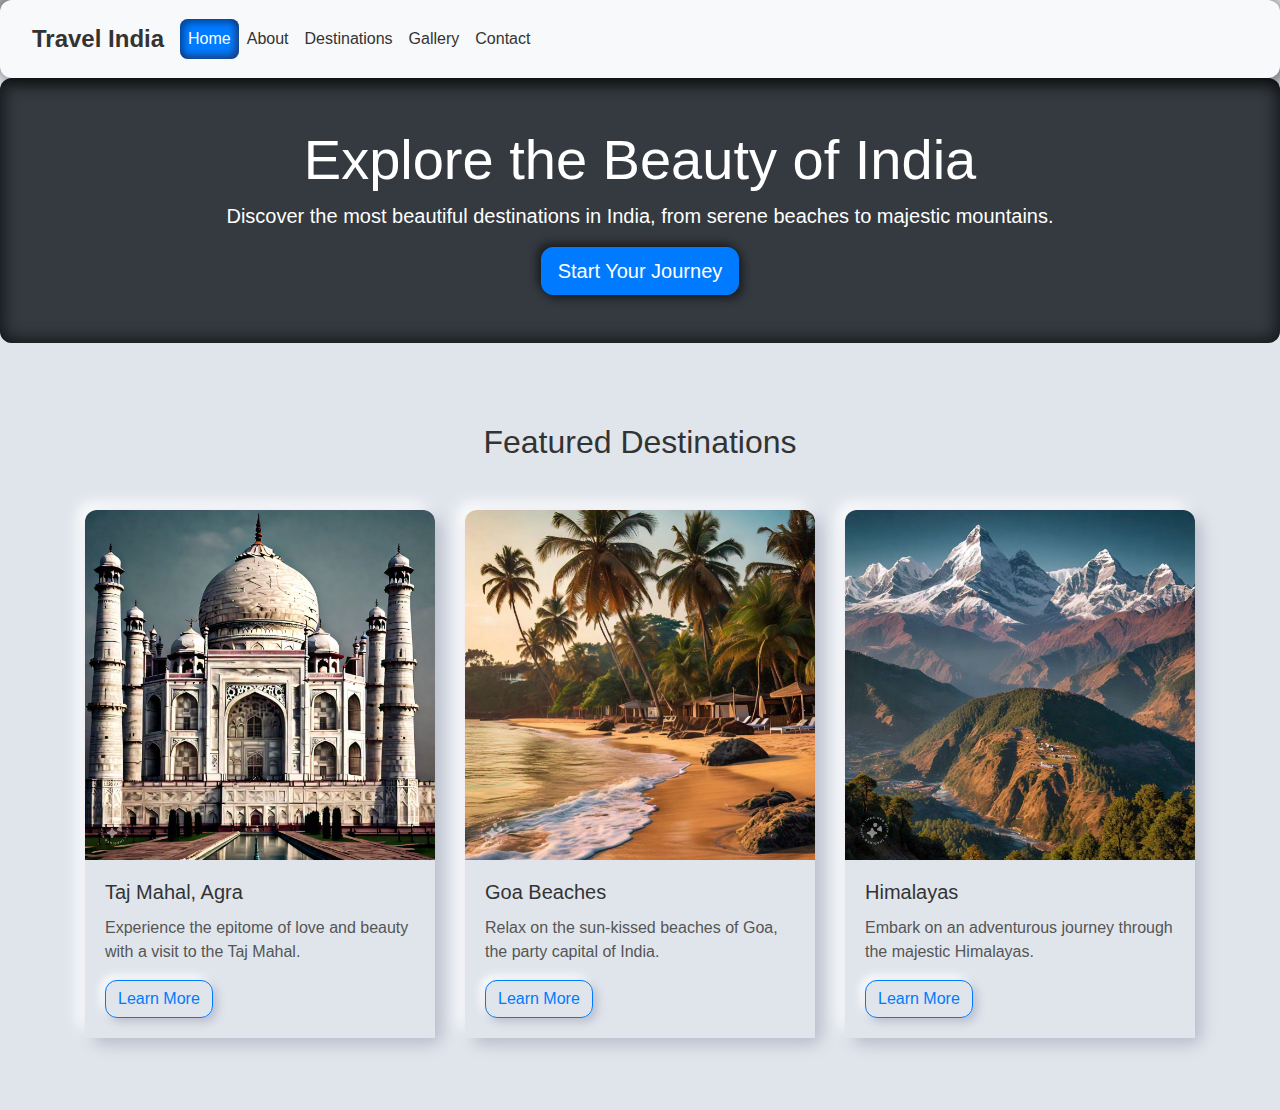
<file: index.html>
<!DOCTYPE html>
<html lang="en">
<head>
    <meta charset="UTF-8">
    <meta http-equiv="X-UA-Compatible" content="IE=edge">
    <meta name="viewport" content="width=device-width, initial-scale=1.0">
    <title>Travel India - Home</title>
    <link rel="stylesheet" href="/css/bootstrap.min.css">
    <link rel="stylesheet" href="css/style.css">
</head>
<body>
    <nav class="navbar navbar-expand-lg navbar-light bg-light">
        <a class="navbar-brand" href="#">Travel India</a>
        <button class="navbar-toggler" type="button" data-bs-toggle="collapse" data-bs-target="#navbarNav" aria-controls="navbarNav" aria-expanded="false" aria-label="Toggle navigation">
            <span class="navbar-toggler-icon"></span>
        </button>
        <div class="collapse navbar-collapse" id="navbarNav">
            <ul class="navbar-nav ms-auto">
                <li class="nav-item">
                    <a class="nav-link active" href="index.html">Home</a>
                </li>
                <li class="nav-item">
                    <a class="nav-link" href="about.html">About</a>
                </li>
                <li class="nav-item">
                    <a class="nav-link" href="destinations.html">Destinations</a>
                </li>
                <li class="nav-item">
                    <a class="nav-link" href="gallery.html">Gallery</a>
                </li>
                <li class="nav-item">
                    <a class="nav-link" href="contact.html">Contact</a>
                </li>
            </ul>
        </div>
    </nav>

    <header class="bg-dark text-white text-center py-5">
        <div class="container">
            <h1 class="display-4">Explore the Beauty of India</h1>
            <p class="lead">Discover the most beautiful destinations in India, from serene beaches to majestic mountains.</p>
            <a href="destinations.html" class="btn btn-primary btn-lg">Start Your Journey</a>
        </div>
    </header>

    <section class="py-5">
        <div class="container">
            <h2 class="text-center mb-5">Featured Destinations</h2>
            <div class="row">
                <div class="col-md-4 mb-4">
                    <div class="card">
                        <img src="images/taj_mahal.jpg" class="card-img-top" alt="Taj Mahal">
                        <div class="card-body">
                            <h5 class="card-title">Taj Mahal, Agra</h5>
                            <p class="card-text">Experience the epitome of love and beauty with a visit to the Taj Mahal.</p>
                            <a href="destinations.html#taj-mahal" class="btn btn-outline-primary">Learn More</a>
                        </div>
                    </div>
                </div>
                <div class="col-md-4 mb-4">
                    <div class="card">
                        <img src="images/goa_beach.jpg" class="card-img-top" alt="Goa Beach">
                        <div class="card-body">
                            <h5 class="card-title">Goa Beaches</h5>
                            <p class="card-text">Relax on the sun-kissed beaches of Goa, the party capital of India.</p>
                            <a href="destinations.html#goa-beach" class="btn btn-outline-primary">Learn More</a>
                        </div>
                    </div>
                </div>
                <div class="col-md-4 mb-4">
                    <div class="card">
                        <img src="images/himalayas.jpg" class="card-img-top" alt="Himalayas">
                        <div class="card-body">
                            <h5 class="card-title">Himalayas</h5>
                            <p class="card-text">Embark on an adventurous journey through the majestic Himalayas.</p>
                            <a href="destinations.html#himalayas" class="btn btn-outline-primary">Learn More</a>
                        </div>
                    </div>
                </div>
            </div>
        </div>
    </section>

    <script src="https://cdn.jsdelivr.net/npm/bootstrap@5.3.3/dist/js/bootstrap.bundle.min.js"></script>
</body>
</html>
</file>
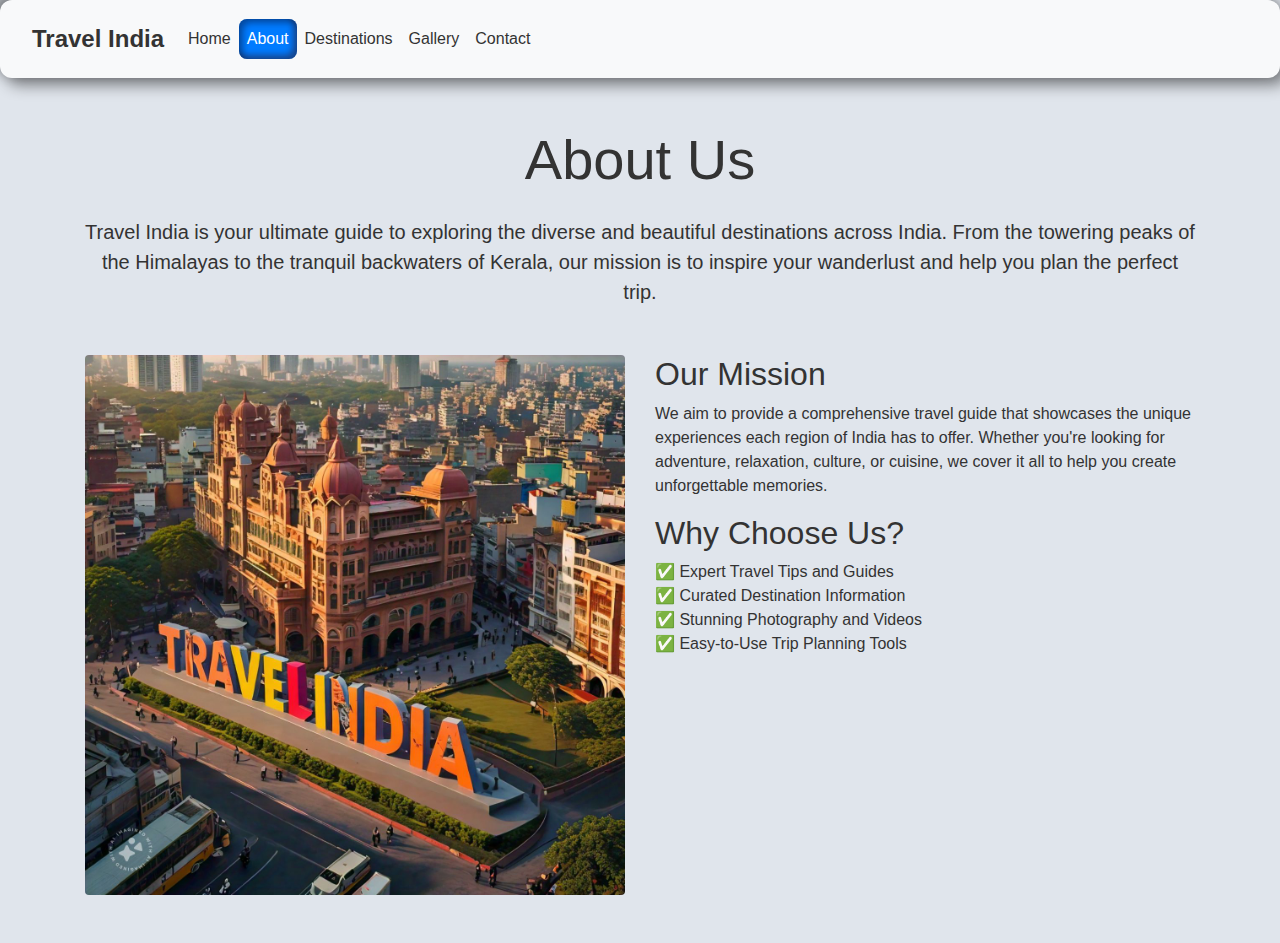
<file: about.html>
<!DOCTYPE html>
<html lang="en">
<head>
    <meta charset="UTF-8">
    <meta http-equiv="X-UA-Compatible" content="IE=edge">
    <meta name="viewport" content="width=device-width, initial-scale=1.0">
    <title>About Us - Travel India</title>
    <link rel="stylesheet" href="css/bootstrap.min.css">
    <link rel="stylesheet" href="css/style.css">
</head>
<body>
    <nav class="navbar navbar-expand-lg navbar-light bg-light">
        <a class="navbar-brand" href="index.html">Travel India</a>
        <button class="navbar-toggler" type="button" data-bs-toggle="collapse" data-bs-target="#navbarNav" aria-controls="navbarNav" aria-expanded="false" aria-label="Toggle navigation">
            <span class="navbar-toggler-icon"></span>
        </button>
        <div class="collapse navbar-collapse" id="navbarNav">
            <ul class="navbar-nav ms-auto">
                <li class="nav-item">
                    <a class="nav-link" href="index.html">Home</a>
                </li>
                <li class="nav-item">
                    <a class="nav-link active" href="about.html">About</a>
                </li>
                <li class="nav-item">
                    <a class="nav-link" href="destinations.html">Destinations</a>
                </li>
                <li class="nav-item">
                    <a class="nav-link" href="gallery.html">Gallery</a>
                </li>
                <li class="nav-item">
                    <a class="nav-link" href="contact.html">Contact</a>
                </li>
            </ul>
        </div>
    </nav>

    <section class="py-5">
        <div class="container">
            <h1 class="display-4 text-center mb-4">About Us</h1>
            <p class="lead text-center">Travel India is your ultimate guide to exploring the diverse and beautiful destinations across India. From the towering peaks of the Himalayas to the tranquil backwaters of Kerala, our mission is to inspire your wanderlust and help you plan the perfect trip.</p>
            <div class="row mt-5">
                <div class="col-md-6">
                    <img src="images/about_travel.jpg" class="img-fluid rounded" alt="Travel India">
                </div>
                <div class="col-md-6">
                    <h2>Our Mission</h2>
                    <p>We aim to provide a comprehensive travel guide that showcases the unique experiences each region of India has to offer. Whether you're looking for adventure, relaxation, culture, or cuisine, we cover it all to help you create unforgettable memories.</p>
                    <h2>Why Choose Us?</h2>
                    <ul class="list-unstyled">
                        <li>✅ Expert Travel Tips and Guides</li>
                        <li>✅ Curated Destination Information</li>
                        <li>✅ Stunning Photography and Videos</li>
                        <li>✅ Easy-to-Use Trip Planning Tools</li>
                    </ul>
                </div>
            </div>
        </div>
    </section>

    <script src="https://cdn.jsdelivr.net/npm/bootstrap@5.3.3/dist/js/bootstrap.bundle.min.js"></script>
</body>
</html>
</file>
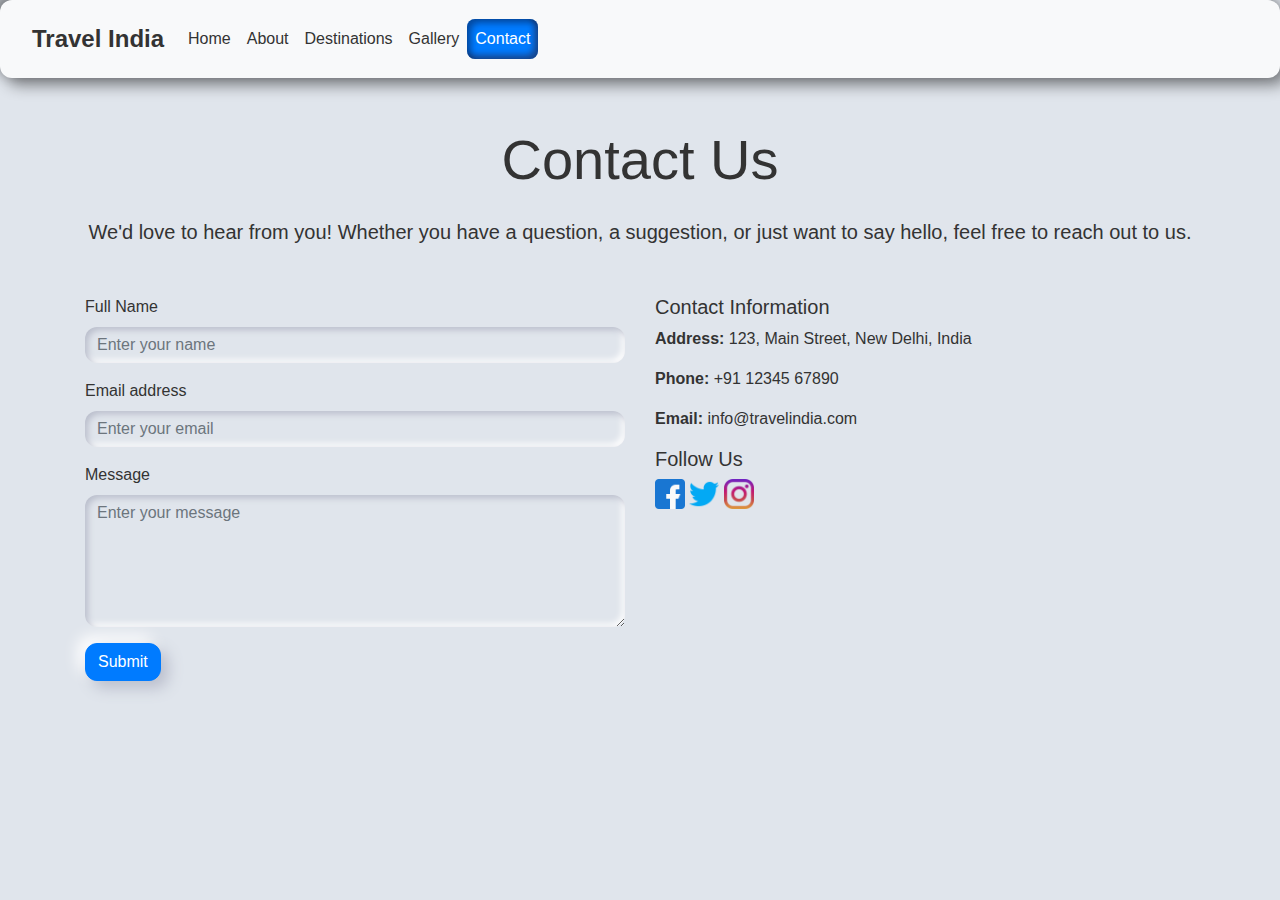
<file: contact.html>
<!DOCTYPE html>
<html lang="en">
<head>
    <meta charset="UTF-8">
    <meta http-equiv="X-UA-Compatible" content="IE=edge">
    <meta name="viewport" content="width=device-width, initial-scale=1.0">
    <title>Contact - Travel India</title>
    <link rel="stylesheet" href="css/bootstrap.min.css">
    <link rel="stylesheet" href="css/style.css">
</head>
<body>
    <nav class="navbar navbar-expand-lg navbar-light bg-light">
        <a class="navbar-brand" href="index.html">Travel India</a>
        <button class="navbar-toggler" type="button" data-bs-toggle="collapse" data-bs-target="#navbarNav" aria-controls="navbarNav" aria-expanded="false" aria-label="Toggle navigation">
            <span class="navbar-toggler-icon"></span>
        </button>
        <div class="collapse navbar-collapse" id="navbarNav">
            <ul class="navbar-nav ms-auto">
                <li class="nav-item">
                    <a class="nav-link" href="index.html">Home</a>
                </li>
                <li class="nav-item">
                    <a class="nav-link" href="about.html">About</a>
                </li>
                <li class="nav-item">
                    <a class="nav-link" href="destinations.html">Destinations</a>
                </li>
                <li class="nav-item">
                    <a class="nav-link" href="gallery.html">Gallery</a>
                </li>
                <li class="nav-item">
                    <a class="nav-link active" href="contact.html">Contact</a>
                </li>
            </ul>
        </div>
    </nav>

    <section class="py-5">
        <div class="container">
            <h1 class="display-4 text-center mb-4">Contact Us</h1>
            <p class="lead text-center mb-5">We'd love to hear from you! Whether you have a question, a suggestion, or just want to say hello, feel free to reach out to us.</p>
            <div class="row">
                <div class="col-md-6 mb-4">
                    <form>
                        <div class="mb-3">
                            <label for="name" class="form-label">Full Name</label>
                            <input type="text" class="form-control" id="name" placeholder="Enter your name">
                        </div>
                        <div class="mb-3">
                            <label for="email" class="form-label">Email address</label>
                            <input type="email" class="form-control" id="email" placeholder="Enter your email">
                        </div>
                        <div class="mb-3">
                            <label for="message" class="form-label">Message</label>
                            <textarea class="form-control" id="message" rows="5" placeholder="Enter your message"></textarea>
                        </div>
                        <button type="submit" class="btn btn-primary">Submit</button>
                    </form>
                </div>
                <div class="col-md-6 mb-4">
                    <h5>Contact Information</h5>
                    <p><strong>Address:</strong> 123, Main Street, New Delhi, India</p>
                    <p><strong>Phone:</strong> +91 12345 67890</p>
                    <p><strong>Email:</strong> info@travelindia.com</p>
                    <h5>Follow Us</h5>
                    <p>
                        <a href="#" class="me-2"><img src="images/facebook.png" alt="Facebook" width="30"></a>
                        <a href="#" class="me-2"><img src="images/twitter.png" alt="Twitter" width="30"></a>
                        <a href="#"><img src="images/instagram.png" alt="Instagram" width="30"></a>
                    </p>
                </div>
            </div>
        </div>
    </section>


    <script src="https://cdn.jsdelivr.net/npm/bootstrap@5.3.3/dist/js/bootstrap.bundle.min.js"></script>
</body>
</html>
</file>
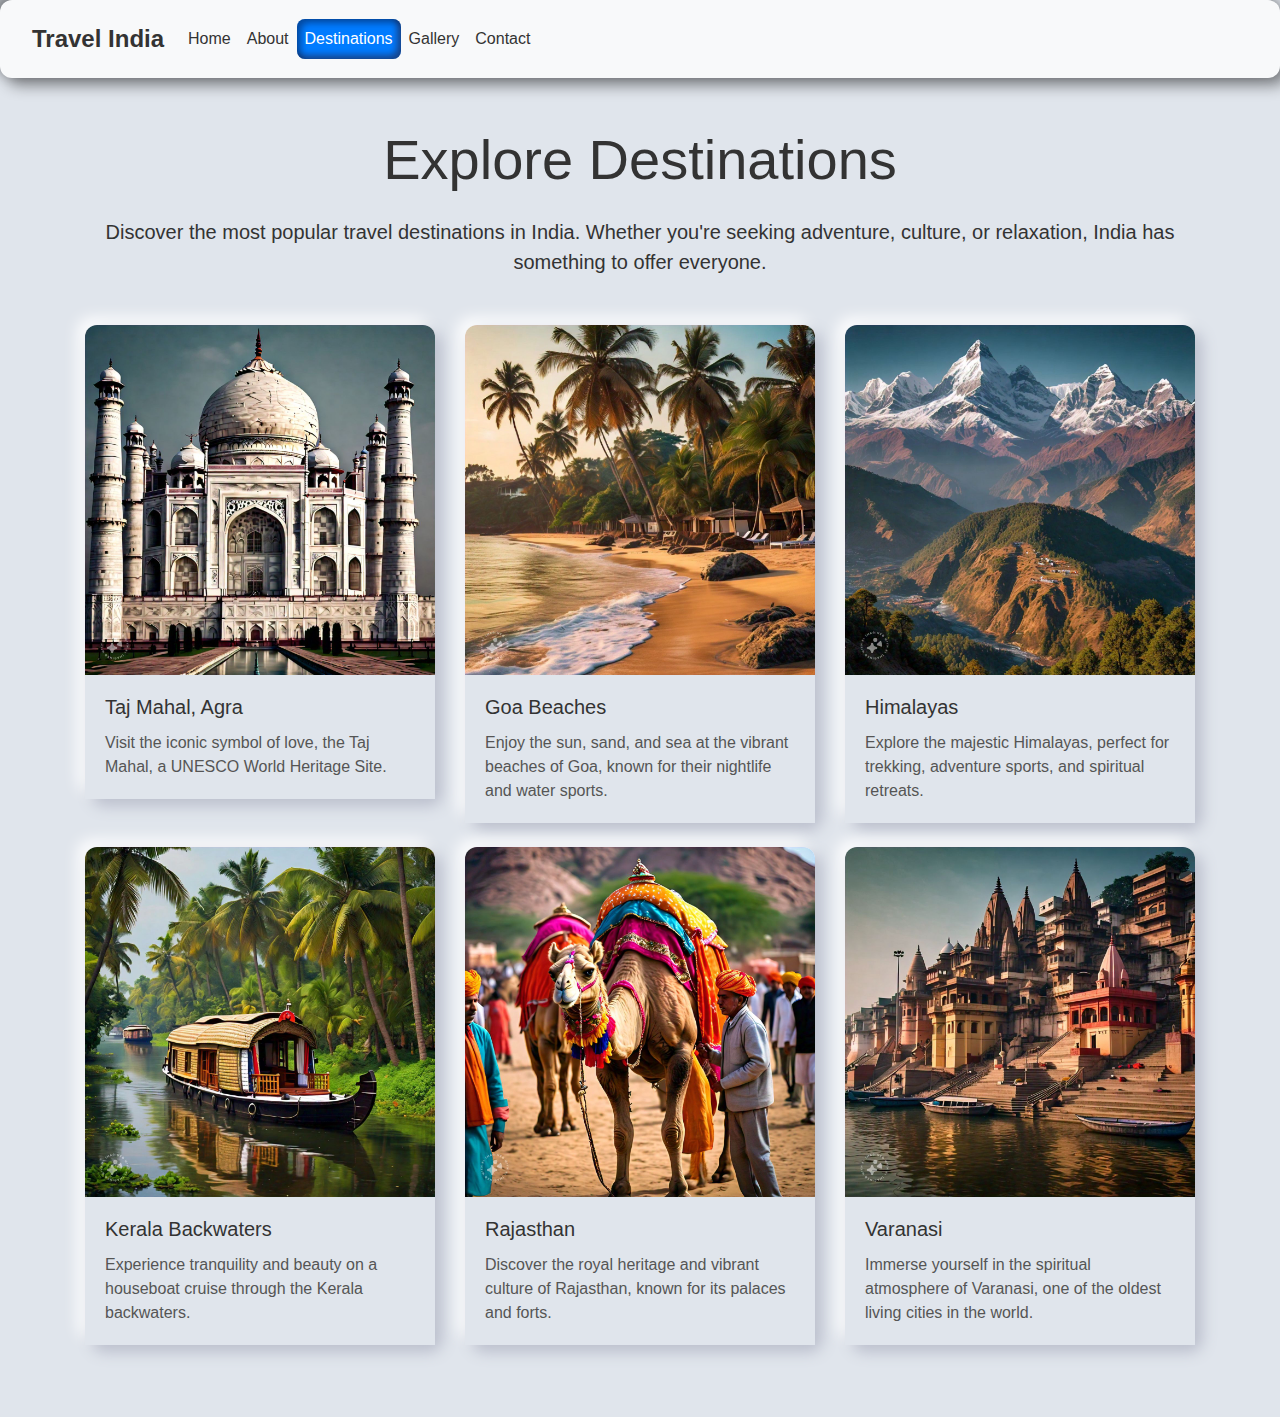
<file: destinations.html>
<!DOCTYPE html>
<html lang="en">
<head>
    <meta charset="UTF-8">
    <meta http-equiv="X-UA-Compatible" content="IE=edge">
    <meta name="viewport" content="width=device-width, initial-scale=1.0">
    <title>Destinations - Travel India</title>
    <link rel="stylesheet" href="css/bootstrap.min.css">
    <link rel="stylesheet" href="css/style.css">
</head>
<body>
    <nav class="navbar navbar-expand-lg navbar-light bg-light">
        <a class="navbar-brand" href="index.html">Travel India</a>
        <button class="navbar-toggler" type="button" data-bs-toggle="collapse" data-bs-target="#navbarNav" aria-controls="navbarNav" aria-expanded="false" aria-label="Toggle navigation">
            <span class="navbar-toggler-icon"></span>
        </button>
        <div class="collapse navbar-collapse" id="navbarNav">
            <ul class="navbar-nav ms-auto">
                <li class="nav-item">
                    <a class="nav-link" href="index.html">Home</a>
                </li>
                <li class="nav-item">
                    <a class="nav-link" href="about.html">About</a>
                </li>
                <li class="nav-item">
                    <a class="nav-link active" href="destinations.html">Destinations</a>
                </li>
                <li class="nav-item">
                    <a class="nav-link" href="gallery.html">Gallery</a>
                </li>
                <li class="nav-item">
                    <a class="nav-link" href="contact.html">Contact</a>
                </li>
            </ul>
        </div>
    </nav>

    <section class="py-5">
        <div class="container">
            <h1 class="display-4 text-center mb-4">Explore Destinations</h1>
            <p class="lead text-center mb-5">Discover the most popular travel destinations in India. Whether you're seeking adventure, culture, or relaxation, India has something to offer everyone.</p>
            <div class="row">
                <div class="col-md-4 mb-4">
                    <div class="card">
                        <img src="images/taj_mahal.jpg" class="card-img-top" alt="Taj Mahal">
                        <div class="card-body">
                            <h5 class="card-title">Taj Mahal, Agra</h5>
                            <p class="card-text">Visit the iconic symbol of love, the Taj Mahal, a UNESCO World Heritage Site.</p>
                        </div>
                    </div>
                </div>
                <div class="col-md-4 mb-4">
                    <div class="card">
                        <img src="images/goa_beach.jpg" class="card-img-top" alt="Goa Beach">
                        <div class="card-body">
                            <h5 class="card-title">Goa Beaches</h5>
                            <p class="card-text">Enjoy the sun, sand, and sea at the vibrant beaches of Goa, known for their nightlife and water sports.</p>
                        </div>
                    </div>
                </div>
                <div class="col-md-4 mb-4">
                    <div class="card">
                        <img src="images/himalayas.jpg" class="card-img-top" alt="Himalayas">
                        <div class="card-body">
                            <h5 class="card-title">Himalayas</h5>
                            <p class="card-text">Explore the majestic Himalayas, perfect for trekking, adventure sports, and spiritual retreats.</p>
                        </div>
                    </div>
                </div>
                <div class="col-md-4 mb-4">
                    <div class="card">
                        <img src="images/kerala_backwaters.jpg" class="card-img-top" alt="Kerala Backwaters">
                        <div class="card-body">
                            <h5 class="card-title">Kerala Backwaters</h5>
                            <p class="card-text">Experience tranquility and beauty on a houseboat cruise through the Kerala backwaters.</p>
                        </div>
                    </div>
                </div>
                <div class="col-md-4 mb-4">
                    <div class="card">
                        <img src="images/rajasthan.jpg" class="card-img-top" alt="Rajasthan">
                        <div class="card-body">
                            <h5 class="card-title">Rajasthan</h5>
                            <p class="card-text">Discover the royal heritage and vibrant culture of Rajasthan, known for its palaces and forts.</p>
                        </div>
                    </div>
                </div>
                <div class="col-md-4 mb-4">
                    <div class="card">
                        <img src="images/varanasi.jpg" class="card-img-top" alt="Varanasi">
                        <div class="card-body">
                            <h5 class="card-title">Varanasi</h5>
                            <p class="card-text">Immerse yourself in the spiritual atmosphere of Varanasi, one of the oldest living cities in the world.</p>
                        </div>
                    </div>
                </div>
            </div>
        </div>
    </section>

    <script src="https://cdn.jsdelivr.net/npm/bootstrap@5.3.3/dist/js/bootstrap.bundle.min.js"></script>
</body>
</html>
</file>
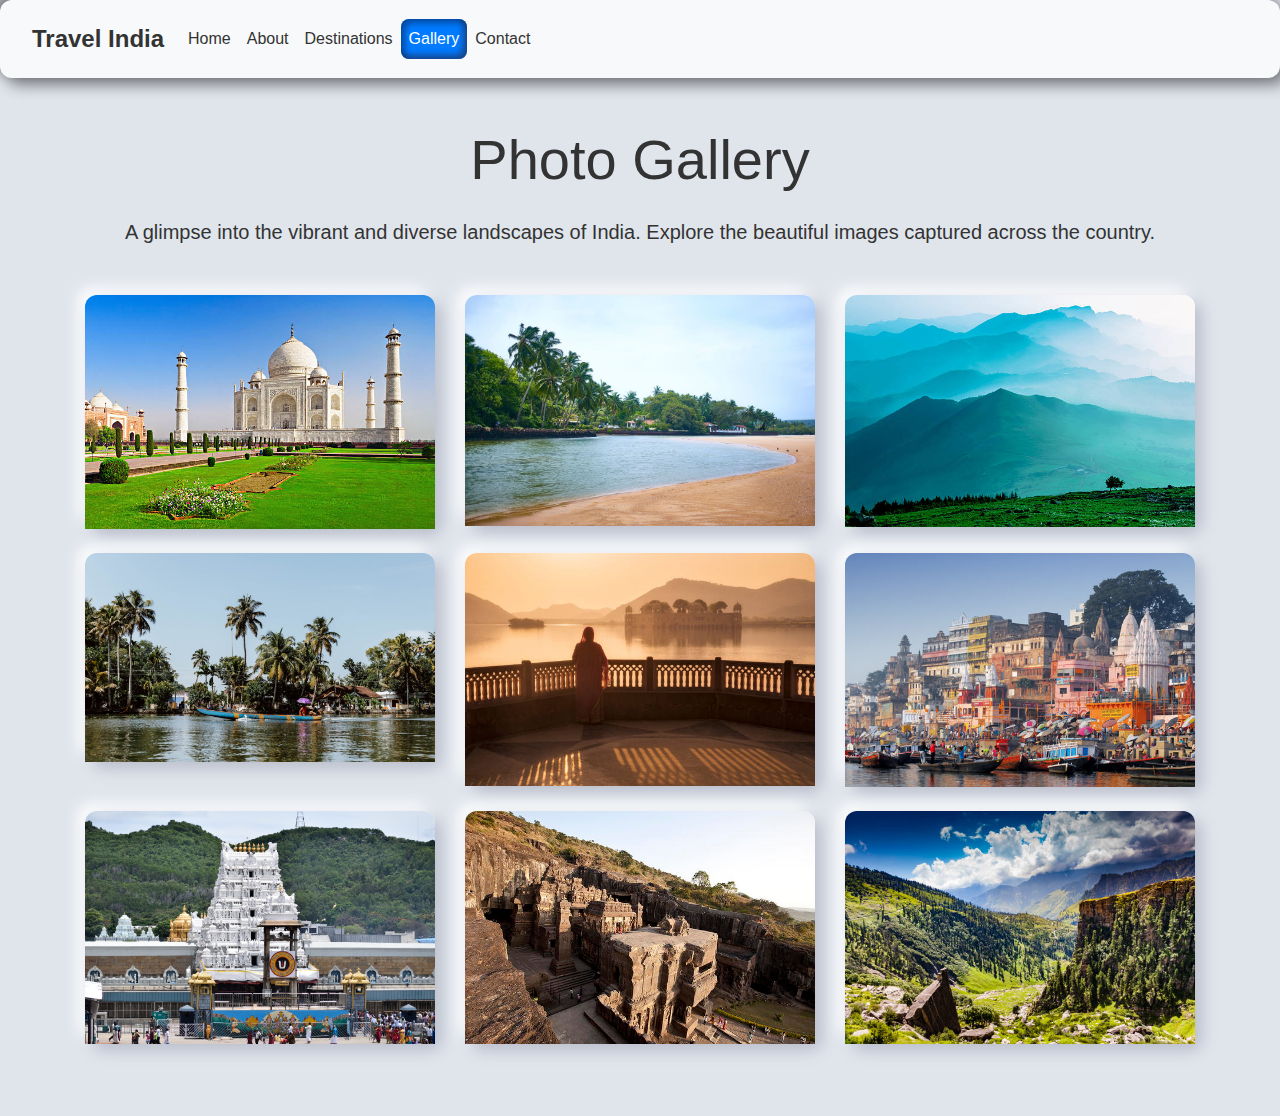
<file: gallery.html>
<!DOCTYPE html>
<html lang="en">
<head>
    <meta charset="UTF-8">
    <meta http-equiv="X-UA-Compatible" content="IE=edge">
    <meta name="viewport" content="width=device-width, initial-scale=1.0">
    <title>Gallery - Travel India</title>
    <link rel="stylesheet" href="css/bootstrap.min.css">
    <link rel="stylesheet" href="css/style.css">
</head>
<body>
    <nav class="navbar navbar-expand-lg navbar-light bg-light">
        <a class="navbar-brand" href="index.html">Travel India</a>
        <button class="navbar-toggler" type="button" data-bs-toggle="collapse" data-bs-target="#navbarNav" aria-controls="navbarNav" aria-expanded="false" aria-label="Toggle navigation">
            <span class="navbar-toggler-icon"></span>
        </button>
        <div class="collapse navbar-collapse" id="navbarNav">
            <ul class="navbar-nav ms-auto">
                <li class="nav-item">
                    <a class="nav-link" href="index.html">Home</a>
                </li>
                <li class="nav-item">
                    <a class="nav-link" href="about.html">About</a>
                </li>
                <li class="nav-item">
                    <a class="nav-link" href="destinations.html">Destinations</a>
                </li>
                <li class="nav-item">
                    <a class="nav-link active" href="gallery.html">Gallery</a>
                </li>
                <li class="nav-item">
                    <a class="nav-link" href="contact.html">Contact</a>
                </li>
            </ul>
        </div>
    </nav>

    <section class="py-5">
        <div class="container">
            <h1 class="display-4 text-center mb-4">Photo Gallery</h1>
            <p class="lead text-center mb-5">A glimpse into the vibrant and diverse landscapes of India. Explore the beautiful images captured across the country.</p>
            <div class="row">
                <div class="col-md-4 mb-4">
                    <div class="card">
                        <img src="images/taj_mahal_gallery.jpg" class="card-img-top" alt="Taj Mahal">
                    </div>
                </div>
                <div class="col-md-4 mb-4">
                    <div class="card">
                        <img src="images/goa_beach_gallery.jpg" class="card-img-top" alt="Goa Beach">
                    </div>
                </div>
                <div class="col-md-4 mb-4">
                    <div class="card">
                        <img src="images/himalayas_gallery.jpg" class="card-img-top" alt="Himalayas">
                    </div>
                </div>
                <div class="col-md-4 mb-4">
                    <div class="card">
                        <img src="images/kerala_backwaters_gallery.jpg" class="card-img-top" alt="Kerala Backwaters">
                    </div>
                </div>
                <div class="col-md-4 mb-4">
                    <div class="card">
                        <img src="images/rajasthan_gallery.jpg" class="card-img-top" alt="Rajasthan">
                    </div>
                </div>
                <div class="col-md-4 mb-4">
                    <div class="card">
                        <img src="images/varanasi_gallery.jpg" class="card-img-top" alt="Varanasi">
                    </div>
                </div>
                <div class="col-md-4 mb-4">
                    <div class="card">
                        <img src="images/Tirumala_gallery.jpeg" class="card-img-top" alt="Tirumala">
                    </div>
                </div>
                <div class="col-md-4 mb-4">
                    <div class="card">
                        <img src="images/Ellora_Caves_gallery.jpg" class="card-img-top" alt="Ellora">
                    </div>
                </div>
                <div class="col-md-4 mb-4">
                    <div class="card">
                        <img src="images/Manali gallery.jpg" class="card-img-top" alt="Manali">
                    </div>
                </div>
            </div>
        </div>
    </section>


    <script src="https://cdn.jsdelivr.net/npm/bootstrap@5.3.3/dist/js/bootstrap.bundle.min.js"></script>
</body>
</html>
</file>
<file: css/style.css>
body {
    font-family: 'Arial', sans-serif;
    background-color: #e0e5ec;
    color: #333;
    margin: 0;
    padding: 0;
}

.neumorphic {
    border-radius: 12px;
    background: #e0e5ec;
    box-shadow: 7px 7px 15px #babecc, -7px -7px 15px #ffffff;
}

.navbar {
    background-color: #e0e5ec;
    box-shadow: 7px 7px 15px #00000074, -7px -7px 15px #00000074;
    border-radius: 12px;
    padding: 1rem 2rem;
}

.navbar-brand {
    color: #333 !important;
    font-weight: bold;
    font-size: 1.5rem;
}

.nav-link {
    color: #333 !important;
    border-radius: 8px;
    padding: 0.5rem 1rem;
}

.nav-link.active,
.nav-link:hover {
    background: #007bff;
    color: #fff !important;
    box-shadow: inset 4px 4px 6px #07113474, inset -4px -4px 6px #32090974;
}

header {
    background-color: #e0e5ec;
    color: #333;
    box-shadow: inset 5px 5px 15px #00000074, inset -5px -5px 15px #00000074;
    border-radius: 12px;
    margin-bottom: 2rem;
}

header .btn-primary {
    background-color: #007bff;
    border-color: #007bff;
    box-shadow: 4px 4px 10px #00000074, -4px -4px 10px #00000074;
    border-radius: 12px;
}

header .btn-primary:hover {
    background-color: #0056b3;
    border-color: #0056b3;
}

.card {
    border: none;
    border-radius: 12px;
    box-shadow: 7px 7px 15px #babecc, -7px -7px 15px #ffffff;
}

.card-img-top {
    border-radius: 12px 12px 0 0;
}

.card-body {
    background-color: #e0e5ec;
}

.card-title {
    color: #333;
}

.card-text {
    color: #555;
}

.card .btn-outline-primary {
    color: #007bff;
    border-color: #007bff;
    box-shadow: 4px 4px 10px #babecc, -4px -4px 10px #ffffff;
    border-radius: 12px;
}

.card .btn-outline-primary:hover {
    background-color: #007bff;
    color: #fff;
    border-color: #0056b3;
}

.form-control, 
.form-label, 
.btn-primary {
    border-radius: 12px;
}

.form-control {
    background: #e0e5ec;
    box-shadow: inset 3px 3px 6px #babecc, inset -3px -3px 6px #ffffff;
    border: none;
}

.form-control:focus {
    box-shadow: inset 3px 3px 6px #babecc, inset -3px -3px 6px #ffffff;
    border: 1px solid #007bff;
}

.btn-primary {
    background-color: #007bff;
    border-color: #007bff;
    box-shadow: 7px 7px 15px #babecc, -7px -7px 15px #ffffff;
}

.btn-primary:hover {
    background-color: #0056b3;
    border-color: #0056b3;
}

footer {
    background-color: #e0e5ec;
    box-shadow: inset 5px 5px 15px #babecc, inset -5px -5px 15px #ffffff;
    color: #333;
    border-radius: 12px;
}

@media (max-width: 576px) {
    .navbar {
        box-shadow: none;
    }
    header, footer {
        box-shadow: none;
    }
    .card, .form-control, .btn-primary {
        box-shadow: 3px 3px 6px #babecc, -3px -3px 6px #ffffff;
    }
}
</file>
